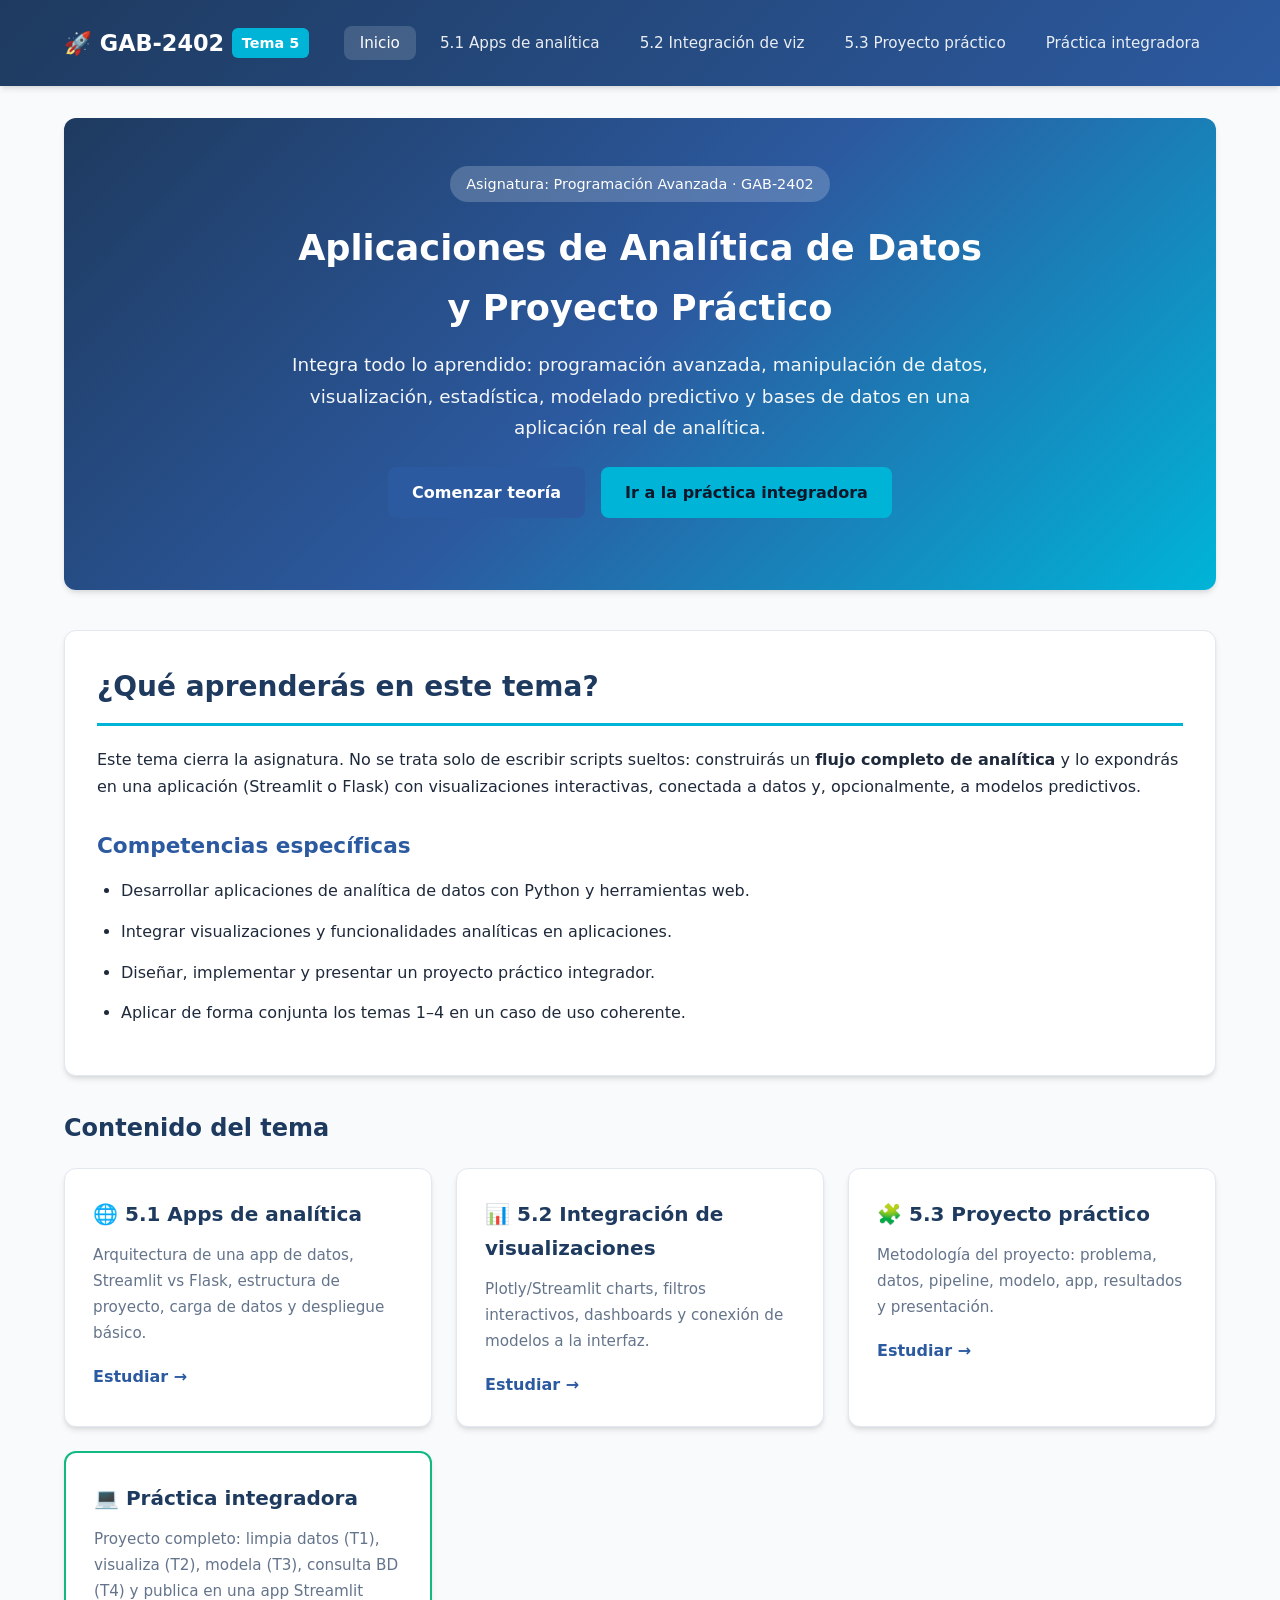
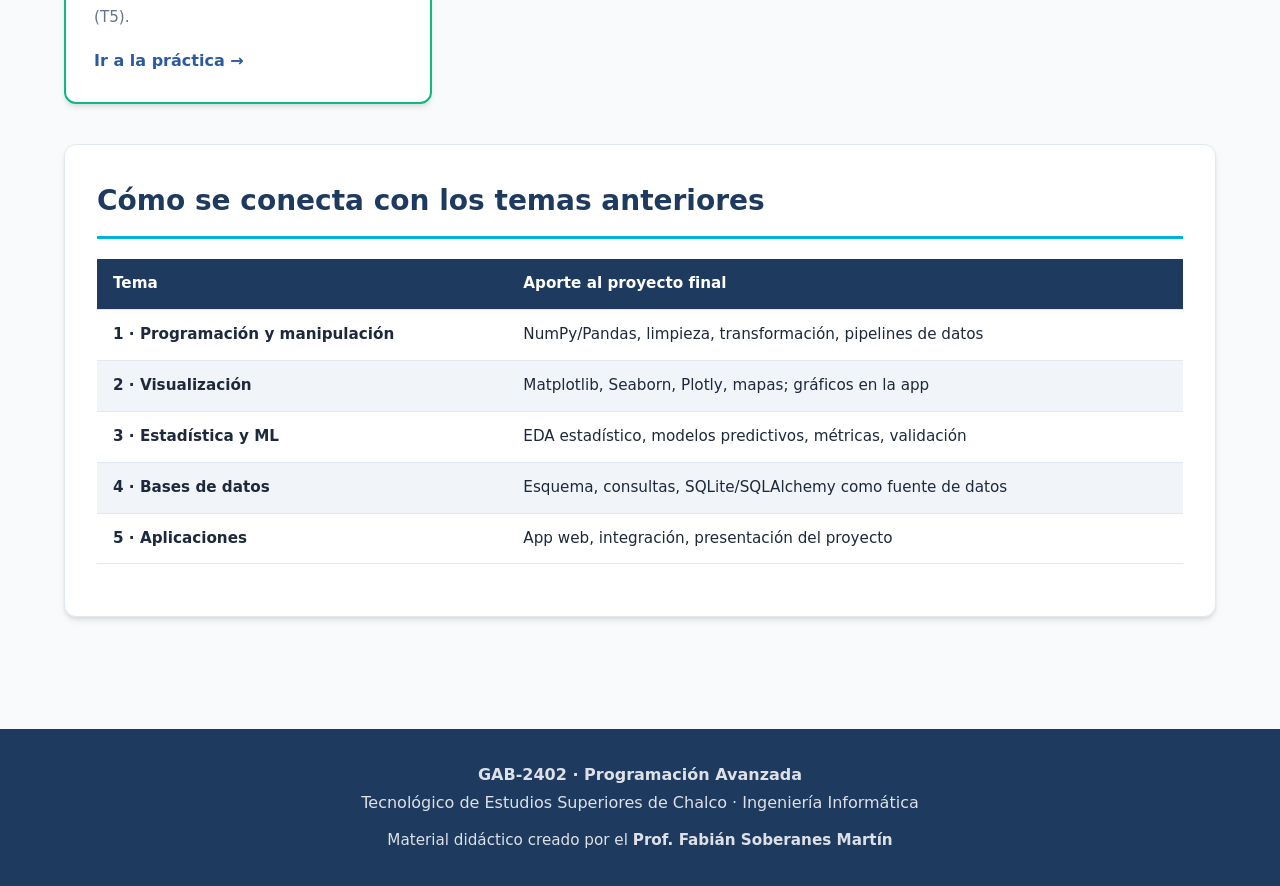
<file: index.html>
<!DOCTYPE html>
<html lang="es">
<head>
  <meta charset="UTF-8">
  <meta name="viewport" content="width=device-width, initial-scale=1.0">
  <title>Tema 5 · Aplicaciones de Analítica de Datos y Proyecto Práctico | GAB-2402</title>
  <link rel="stylesheet" href="css/styles.css">
</head>
<body>
  <header>
    <div class="header-container">
      <div class="logo">🚀 GAB-2402 <span>Tema 5</span></div>
      <nav>
        <ul>
          <li><a href="index.html" class="active">Inicio</a></li>
          <li><a href="01-apps-analitica.html">5.1 Apps de analítica</a></li>
          <li><a href="02-integracion-viz.html">5.2 Integración de viz</a></li>
          <li><a href="03-proyecto-practico.html">5.3 Proyecto práctico</a></li>
          <li><a href="practica.html">Práctica integradora</a></li>
        </ul>
      </nav>
    </div>
  </header>

  <main>
    <section class="hero">
      <div class="badge">Asignatura: Programación Avanzada · GAB-2402</div>
      <h1>Aplicaciones de Analítica de Datos<br>y Proyecto Práctico</h1>
      <p>
        Integra todo lo aprendido: programación avanzada, manipulación de datos,
        visualización, estadística, modelado predictivo y bases de datos en una
        aplicación real de analítica.
      </p>
      <div class="btn-group" style="justify-content: center;">
        <a href="01-apps-analitica.html" class="btn">Comenzar teoría</a>
        <a href="practica.html" class="btn btn-accent">Ir a la práctica integradora</a>
      </div>
    </section>

    <section class="section">
      <h2>¿Qué aprenderás en este tema?</h2>
      <p>
        Este tema cierra la asignatura. No se trata solo de escribir scripts sueltos:
        construirás un <strong>flujo completo de analítica</strong> y lo expondrás
        en una aplicación (Streamlit o Flask) con visualizaciones interactivas,
        conectada a datos y, opcionalmente, a modelos predictivos.
      </p>

      <h3>Competencias específicas</h3>
      <ul>
        <li>Desarrollar aplicaciones de analítica de datos con Python y herramientas web.</li>
        <li>Integrar visualizaciones y funcionalidades analíticas en aplicaciones.</li>
        <li>Diseñar, implementar y presentar un proyecto práctico integrador.</li>
        <li>Aplicar de forma conjunta los temas 1–4 en un caso de uso coherente.</li>
      </ul>
    </section>

    <h2 style="margin-bottom: 1.25rem; color: var(--primary);">Contenido del tema</h2>
    <div class="cards">
      <article class="card">
        <h3>🌐 5.1 Apps de analítica</h3>
        <p>
          Arquitectura de una app de datos, Streamlit vs Flask, estructura de
          proyecto, carga de datos y despliegue básico.
        </p>
        <a href="01-apps-analitica.html">Estudiar →</a>
      </article>
      <article class="card">
        <h3>📊 5.2 Integración de visualizaciones</h3>
        <p>
          Plotly/Streamlit charts, filtros interactivos, dashboards y
          conexión de modelos a la interfaz.
        </p>
        <a href="02-integracion-viz.html">Estudiar →</a>
      </article>
      <article class="card">
        <h3>🧩 5.3 Proyecto práctico</h3>
        <p>
          Metodología del proyecto: problema, datos, pipeline, modelo,
          app, resultados y presentación.
        </p>
        <a href="03-proyecto-practico.html">Estudiar →</a>
      </article>
      <article class="card" style="border: 2px solid #10b981;">
        <h3>💻 Práctica integradora</h3>
        <p>
          Proyecto completo: limpia datos (T1), visualiza (T2), modela (T3),
          consulta BD (T4) y publica en una app Streamlit (T5).
        </p>
        <a href="practica.html">Ir a la práctica →</a>
      </article>
    </div>

    <section class="section">
      <h2>Cómo se conecta con los temas anteriores</h2>
      <table>
        <thead>
          <tr>
            <th>Tema</th>
            <th>Aporte al proyecto final</th>
          </tr>
        </thead>
        <tbody>
          <tr>
            <td><strong>1 · Programación y manipulación</strong></td>
            <td>NumPy/Pandas, limpieza, transformación, pipelines de datos</td>
          </tr>
          <tr>
            <td><strong>2 · Visualización</strong></td>
            <td>Matplotlib, Seaborn, Plotly, mapas; gráficos en la app</td>
          </tr>
          <tr>
            <td><strong>3 · Estadística y ML</strong></td>
            <td>EDA estadístico, modelos predictivos, métricas, validación</td>
          </tr>
          <tr>
            <td><strong>4 · Bases de datos</strong></td>
            <td>Esquema, consultas, SQLite/SQLAlchemy como fuente de datos</td>
          </tr>
          <tr>
            <td><strong>5 · Aplicaciones</strong></td>
            <td>App web, integración, presentación del proyecto</td>
          </tr>
        </tbody>
      </table>
    </section>
  </main>

  <footer>
    <p>
      <strong>GAB-2402 · Programación Avanzada</strong><br>
      Tecnológico de Estudios Superiores de Chalco · Ingeniería Informática
    </p>
    <p style="margin-top: 0.75rem; font-size: 0.95rem;">
      Material didáctico creado por el <strong>Prof. Fabián Soberanes Martín</strong>
    </p>
  </footer>
</body>
</html>
</file>
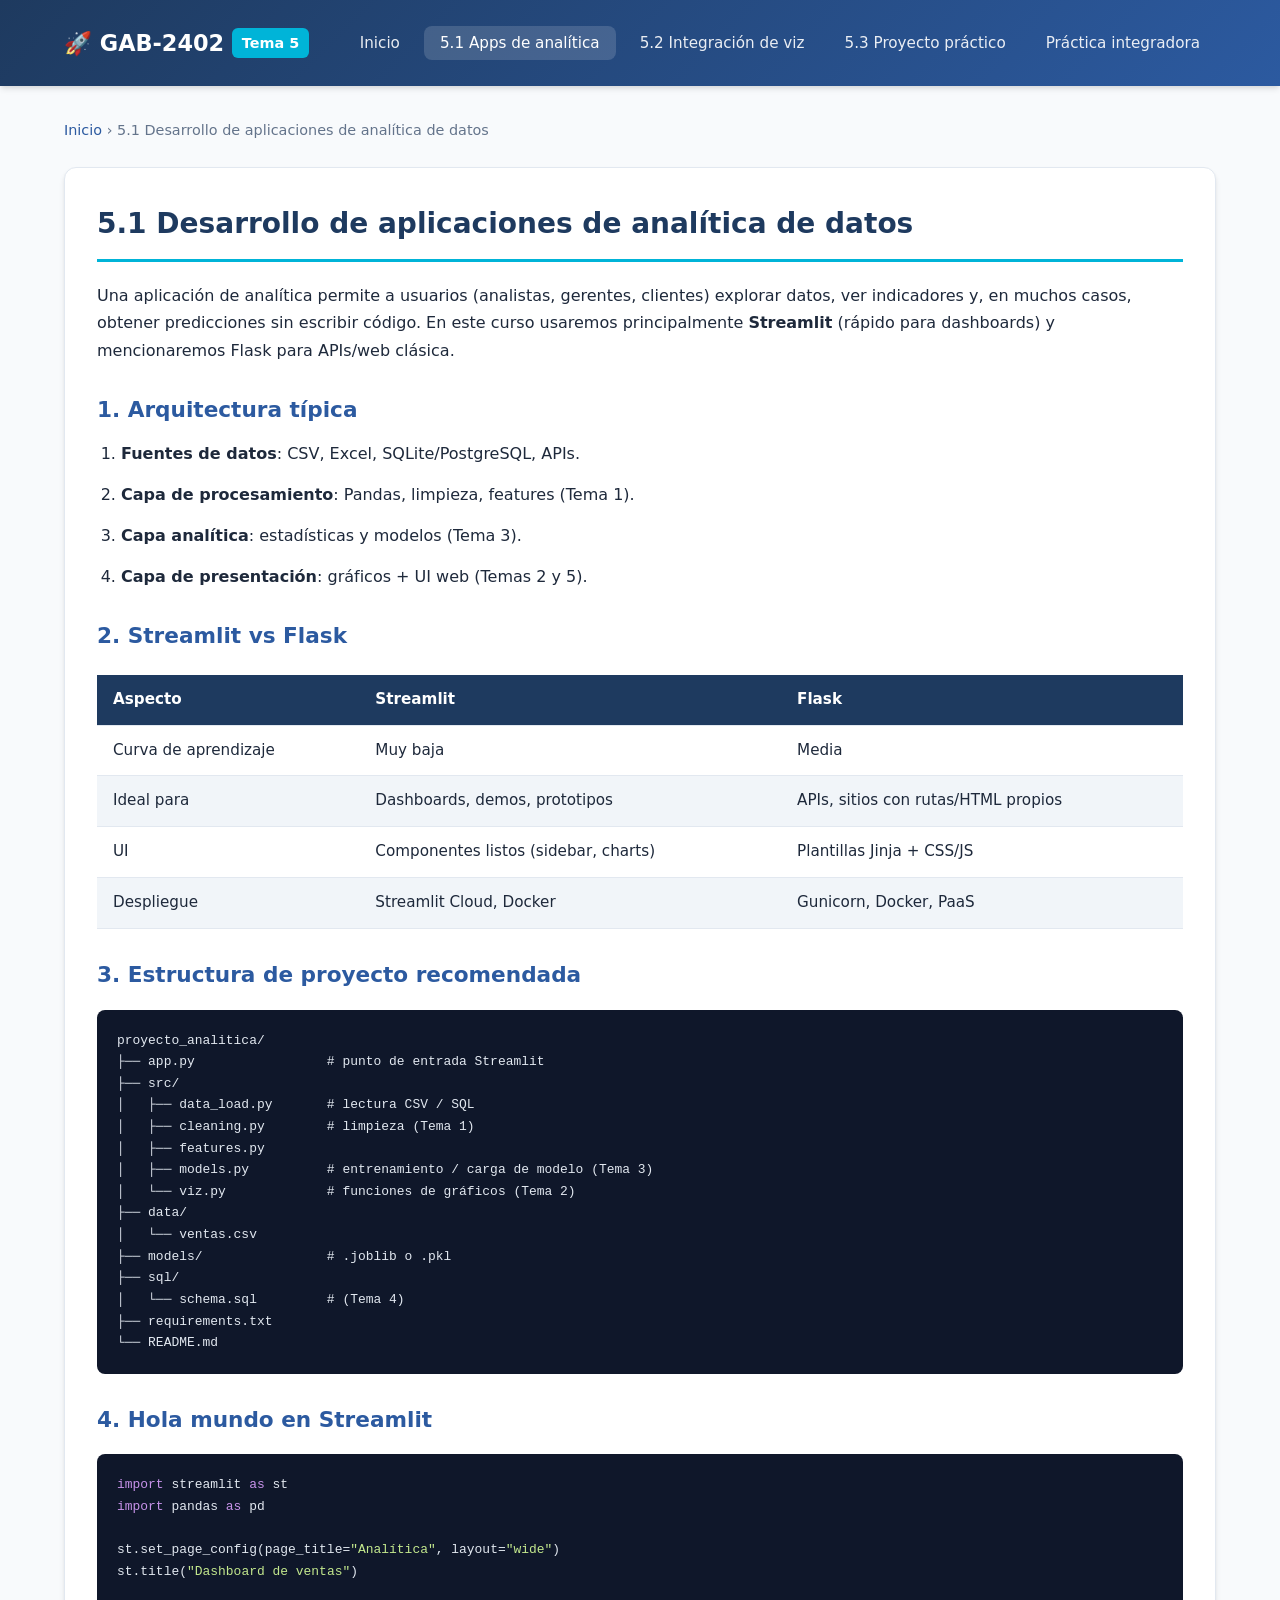
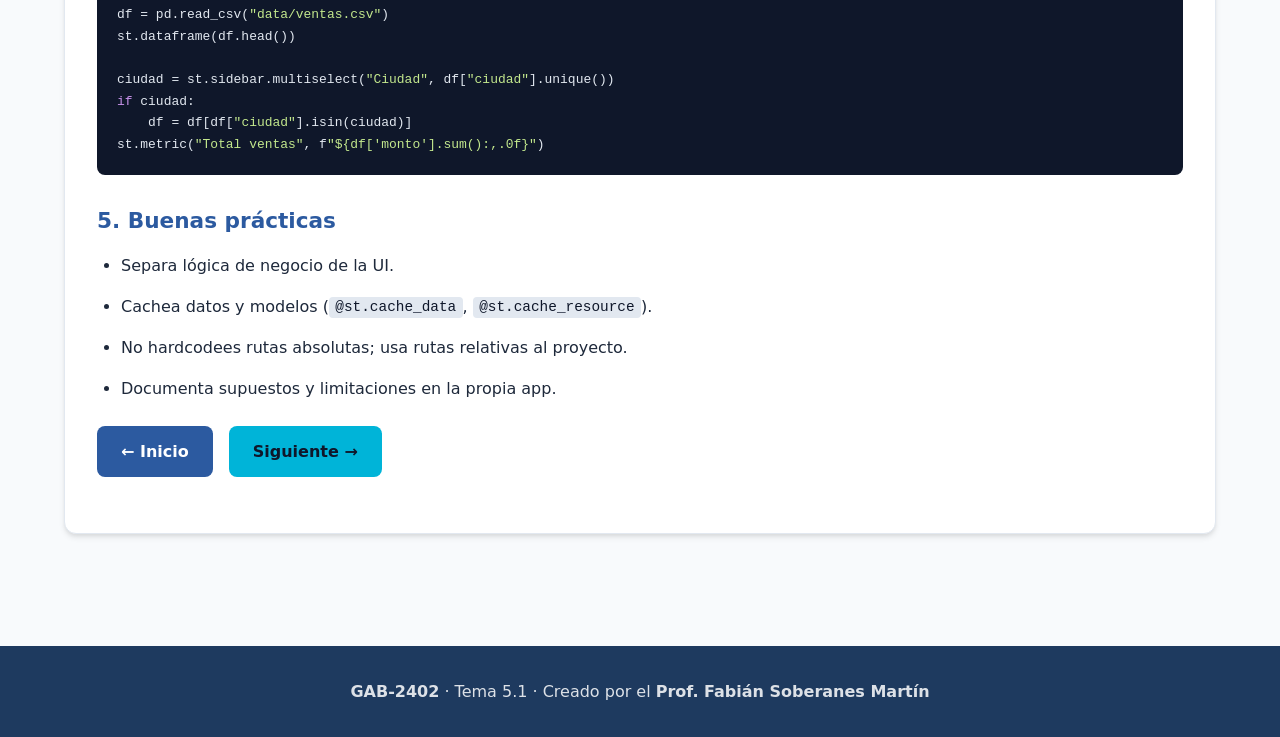
<file: 01-apps-analitica.html>
<!DOCTYPE html>
<html lang="es">
<head>
  <meta charset="UTF-8">
  <meta name="viewport" content="width=device-width, initial-scale=1.0">
  <title>5.1 Desarrollo de aplicaciones de analítica | Tema 5</title>
  <link rel="stylesheet" href="css/styles.css">
</head>
<body>
  <header>
    <div class="header-container">
      <div class="logo">🚀 GAB-2402 <span>Tema 5</span></div>
      <nav>
        <ul>
          <li><a href="index.html">Inicio</a></li>
          <li><a href="01-apps-analitica.html" class="active">5.1 Apps de analítica</a></li>
          <li><a href="02-integracion-viz.html">5.2 Integración de viz</a></li>
          <li><a href="03-proyecto-practico.html">5.3 Proyecto práctico</a></li>
          <li><a href="practica.html">Práctica integradora</a></li>
        </ul>
      </nav>
    </div>
  </header>
  <main>
    <div class="breadcrumb"><a href="index.html">Inicio</a> › 5.1 Desarrollo de aplicaciones de analítica de datos</div>
    <section class="section">
      <h2>5.1 Desarrollo de aplicaciones de analítica de datos</h2>
      <p>
        Una aplicación de analítica permite a usuarios (analistas, gerentes, clientes)
        explorar datos, ver indicadores y, en muchos casos, obtener predicciones sin
        escribir código. En este curso usaremos principalmente <strong>Streamlit</strong>
        (rápido para dashboards) y mencionaremos Flask para APIs/web clásica.
      </p>

      <h3>1. Arquitectura típica</h3>
      <ol>
        <li><strong>Fuentes de datos</strong>: CSV, Excel, SQLite/PostgreSQL, APIs.</li>
        <li><strong>Capa de procesamiento</strong>: Pandas, limpieza, features (Tema 1).</li>
        <li><strong>Capa analítica</strong>: estadísticas y modelos (Tema 3).</li>
        <li><strong>Capa de presentación</strong>: gráficos + UI web (Temas 2 y 5).</li>
      </ol>

      <h3>2. Streamlit vs Flask</h3>
      <table>
        <thead>
          <tr><th>Aspecto</th><th>Streamlit</th><th>Flask</th></tr>
        </thead>
        <tbody>
          <tr><td>Curva de aprendizaje</td><td>Muy baja</td><td>Media</td></tr>
          <tr><td>Ideal para</td><td>Dashboards, demos, prototipos</td><td>APIs, sitios con rutas/HTML propios</td></tr>
          <tr><td>UI</td><td>Componentes listos (sidebar, charts)</td><td>Plantillas Jinja + CSS/JS</td></tr>
          <tr><td>Despliegue</td><td>Streamlit Cloud, Docker</td><td>Gunicorn, Docker, PaaS</td></tr>
        </tbody>
      </table>

      <h3>3. Estructura de proyecto recomendada</h3>
<pre><code>proyecto_analitica/
├── app.py                 # punto de entrada Streamlit
├── src/
│   ├── data_load.py       # lectura CSV / SQL
│   ├── cleaning.py        # limpieza (Tema 1)
│   ├── features.py
│   ├── models.py          # entrenamiento / carga de modelo (Tema 3)
│   └── viz.py             # funciones de gráficos (Tema 2)
├── data/
│   └── ventas.csv
├── models/                # .joblib o .pkl
├── sql/
│   └── schema.sql         # (Tema 4)
├── requirements.txt
└── README.md
</code></pre>

      <h3>4. Hola mundo en Streamlit</h3>
<pre><code><span class="kw">import</span> streamlit <span class="kw">as</span> st
<span class="kw">import</span> pandas <span class="kw">as</span> pd

st.set_page_config(page_title=<span class="str">"Analítica"</span>, layout=<span class="str">"wide"</span>)
st.title(<span class="str">"Dashboard de ventas"</span>)

df = pd.read_csv(<span class="str">"data/ventas.csv"</span>)
st.dataframe(df.head())

ciudad = st.sidebar.multiselect(<span class="str">"Ciudad"</span>, df[<span class="str">"ciudad"</span>].unique())
<span class="kw">if</span> ciudad:
    df = df[df[<span class="str">"ciudad"</span>].isin(ciudad)]
st.metric(<span class="str">"Total ventas"</span>, f<span class="str">"${df['monto'].sum():,.0f}"</span>)
</code></pre>

      <h3>5. Buenas prácticas</h3>
      <ul>
        <li>Separa lógica de negocio de la UI.</li>
        <li>Cachea datos y modelos (<code>@st.cache_data</code>, <code>@st.cache_resource</code>).</li>
        <li>No hardcodees rutas absolutas; usa rutas relativas al proyecto.</li>
        <li>Documenta supuestos y limitaciones en la propia app.</li>
      </ul>

      <div class="btn-group">
        <a href="index.html" class="btn">← Inicio</a>
        <a href="02-integracion-viz.html" class="btn btn-accent">Siguiente →</a>
      </div>
    </section>
  </main>
  <footer>
    <p><strong>GAB-2402</strong> · Tema 5.1 · Creado por el <strong>Prof. Fabián Soberanes Martín</strong></p>
  </footer>
</body>
</html>
</file>
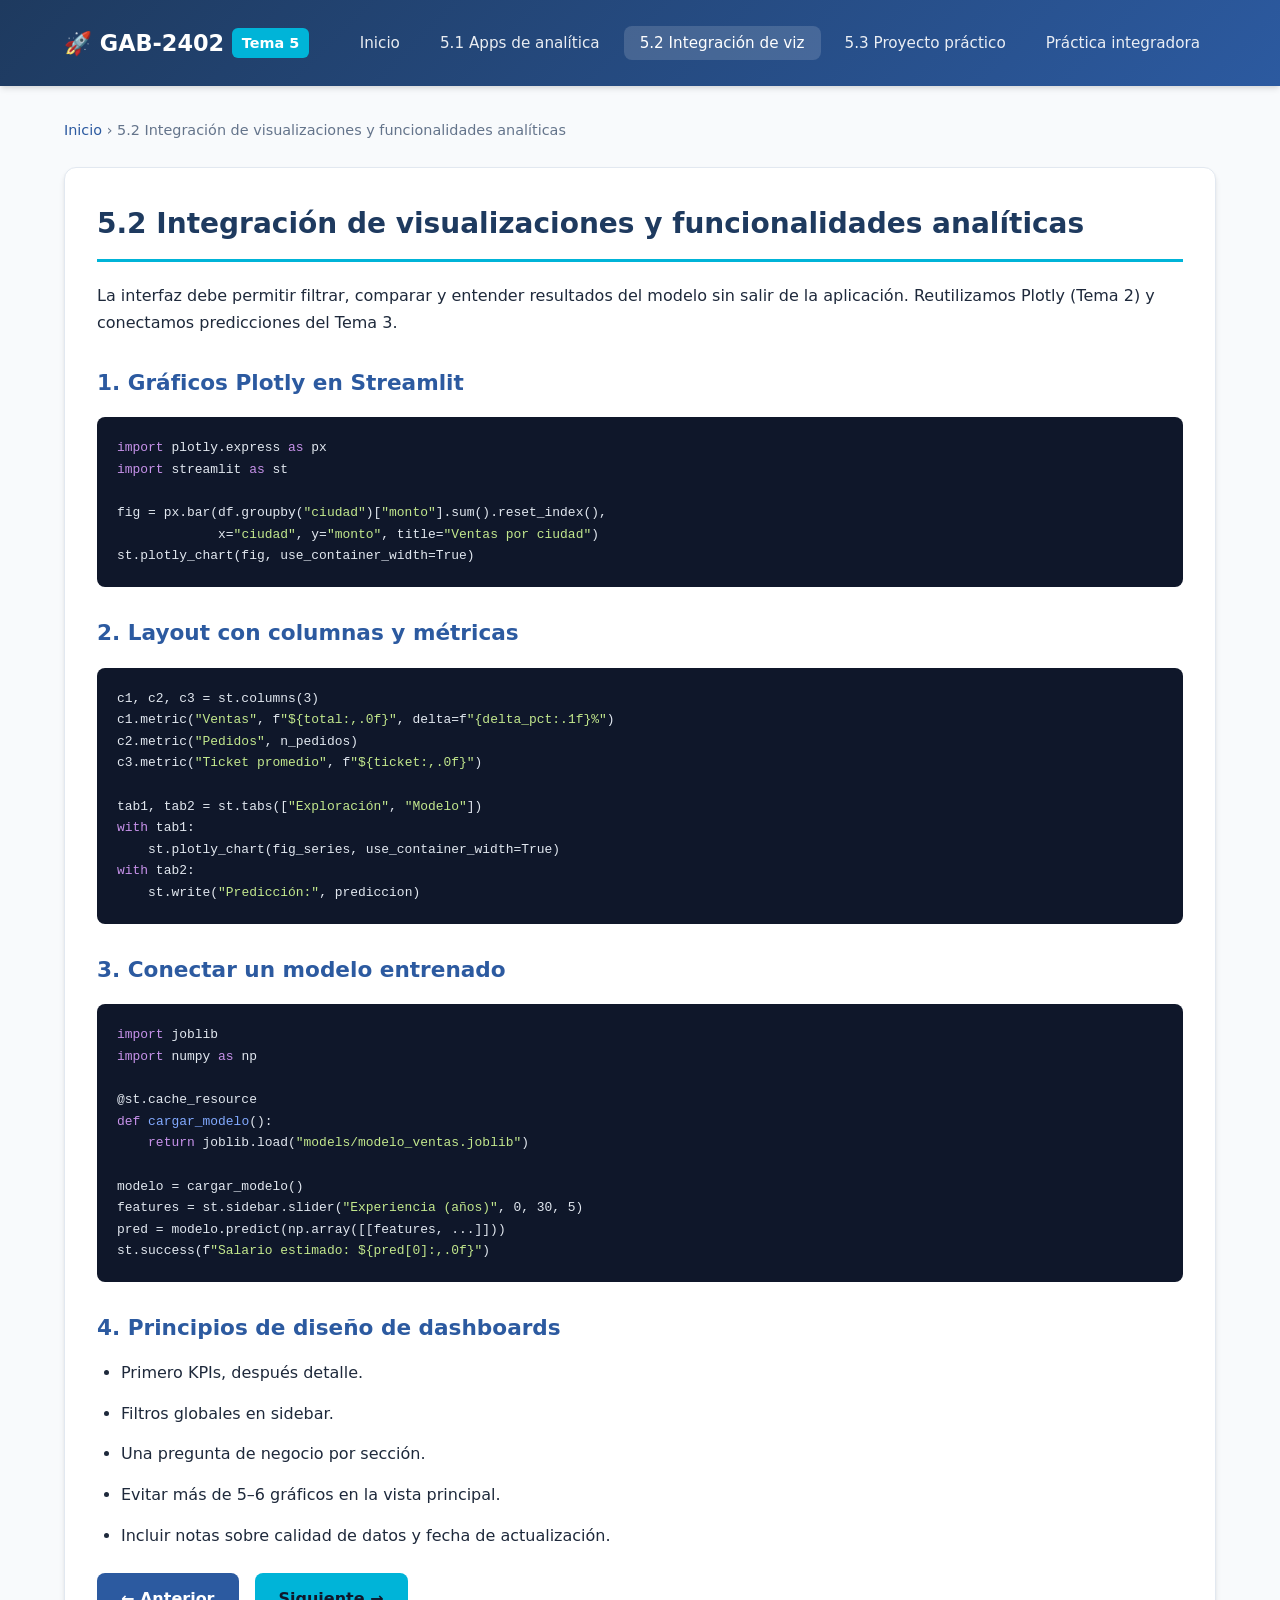
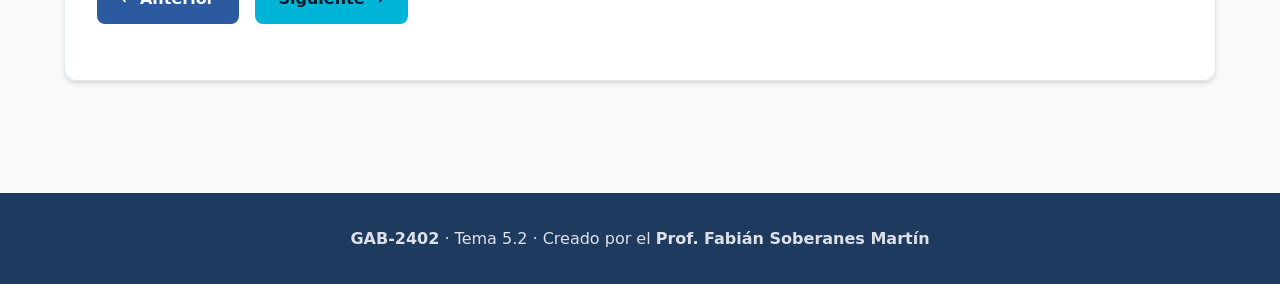
<file: 02-integracion-viz.html>
<!DOCTYPE html>
<html lang="es">
<head>
  <meta charset="UTF-8">
  <meta name="viewport" content="width=device-width, initial-scale=1.0">
  <title>5.2 Integración de visualizaciones | Tema 5</title>
  <link rel="stylesheet" href="css/styles.css">
</head>
<body>
  <header>
    <div class="header-container">
      <div class="logo">🚀 GAB-2402 <span>Tema 5</span></div>
      <nav>
        <ul>
          <li><a href="index.html">Inicio</a></li>
          <li><a href="01-apps-analitica.html">5.1 Apps de analítica</a></li>
          <li><a href="02-integracion-viz.html" class="active">5.2 Integración de viz</a></li>
          <li><a href="03-proyecto-practico.html">5.3 Proyecto práctico</a></li>
          <li><a href="practica.html">Práctica integradora</a></li>
        </ul>
      </nav>
    </div>
  </header>
  <main>
    <div class="breadcrumb"><a href="index.html">Inicio</a> › 5.2 Integración de visualizaciones y funcionalidades analíticas</div>
    <section class="section">
      <h2>5.2 Integración de visualizaciones y funcionalidades analíticas</h2>
      <p>
        La interfaz debe permitir filtrar, comparar y entender resultados del modelo
        sin salir de la aplicación. Reutilizamos Plotly (Tema 2) y conectamos
        predicciones del Tema 3.
      </p>

      <h3>1. Gráficos Plotly en Streamlit</h3>
<pre><code><span class="kw">import</span> plotly.express <span class="kw">as</span> px
<span class="kw">import</span> streamlit <span class="kw">as</span> st

fig = px.bar(df.groupby(<span class="str">"ciudad"</span>)[<span class="str">"monto"</span>].sum().reset_index(),
             x=<span class="str">"ciudad"</span>, y=<span class="str">"monto"</span>, title=<span class="str">"Ventas por ciudad"</span>)
st.plotly_chart(fig, use_container_width=True)
</code></pre>

      <h3>2. Layout con columnas y métricas</h3>
<pre><code>c1, c2, c3 = st.columns(3)
c1.metric(<span class="str">"Ventas"</span>, f<span class="str">"${total:,.0f}"</span>, delta=f<span class="str">"{delta_pct:.1f}%"</span>)
c2.metric(<span class="str">"Pedidos"</span>, n_pedidos)
c3.metric(<span class="str">"Ticket promedio"</span>, f<span class="str">"${ticket:,.0f}"</span>)

tab1, tab2 = st.tabs([<span class="str">"Exploración"</span>, <span class="str">"Modelo"</span>])
<span class="kw">with</span> tab1:
    st.plotly_chart(fig_series, use_container_width=True)
<span class="kw">with</span> tab2:
    st.write(<span class="str">"Predicción:"</span>, prediccion)
</code></pre>

      <h3>3. Conectar un modelo entrenado</h3>
<pre><code><span class="kw">import</span> joblib
<span class="kw">import</span> numpy <span class="kw">as</span> np

@st.cache_resource
<span class="kw">def</span> <span class="fn">cargar_modelo</span>():
    <span class="kw">return</span> joblib.load(<span class="str">"models/modelo_ventas.joblib"</span>)

modelo = cargar_modelo()
features = st.sidebar.slider(<span class="str">"Experiencia (años)"</span>, 0, 30, 5)
pred = modelo.predict(np.array([[features, ...]]))
st.success(f<span class="str">"Salario estimado: ${pred[0]:,.0f}"</span>)
</code></pre>

      <h3>4. Principios de diseño de dashboards</h3>
      <ul>
        <li>Primero KPIs, después detalle.</li>
        <li>Filtros globales en sidebar.</li>
        <li>Una pregunta de negocio por sección.</li>
        <li>Evitar más de 5–6 gráficos en la vista principal.</li>
        <li>Incluir notas sobre calidad de datos y fecha de actualización.</li>
      </ul>

      <div class="btn-group">
        <a href="01-apps-analitica.html" class="btn">← Anterior</a>
        <a href="03-proyecto-practico.html" class="btn btn-accent">Siguiente →</a>
      </div>
    </section>
  </main>
  <footer>
    <p><strong>GAB-2402</strong> · Tema 5.2 · Creado por el <strong>Prof. Fabián Soberanes Martín</strong></p>
  </footer>
</body>
</html>
</file>
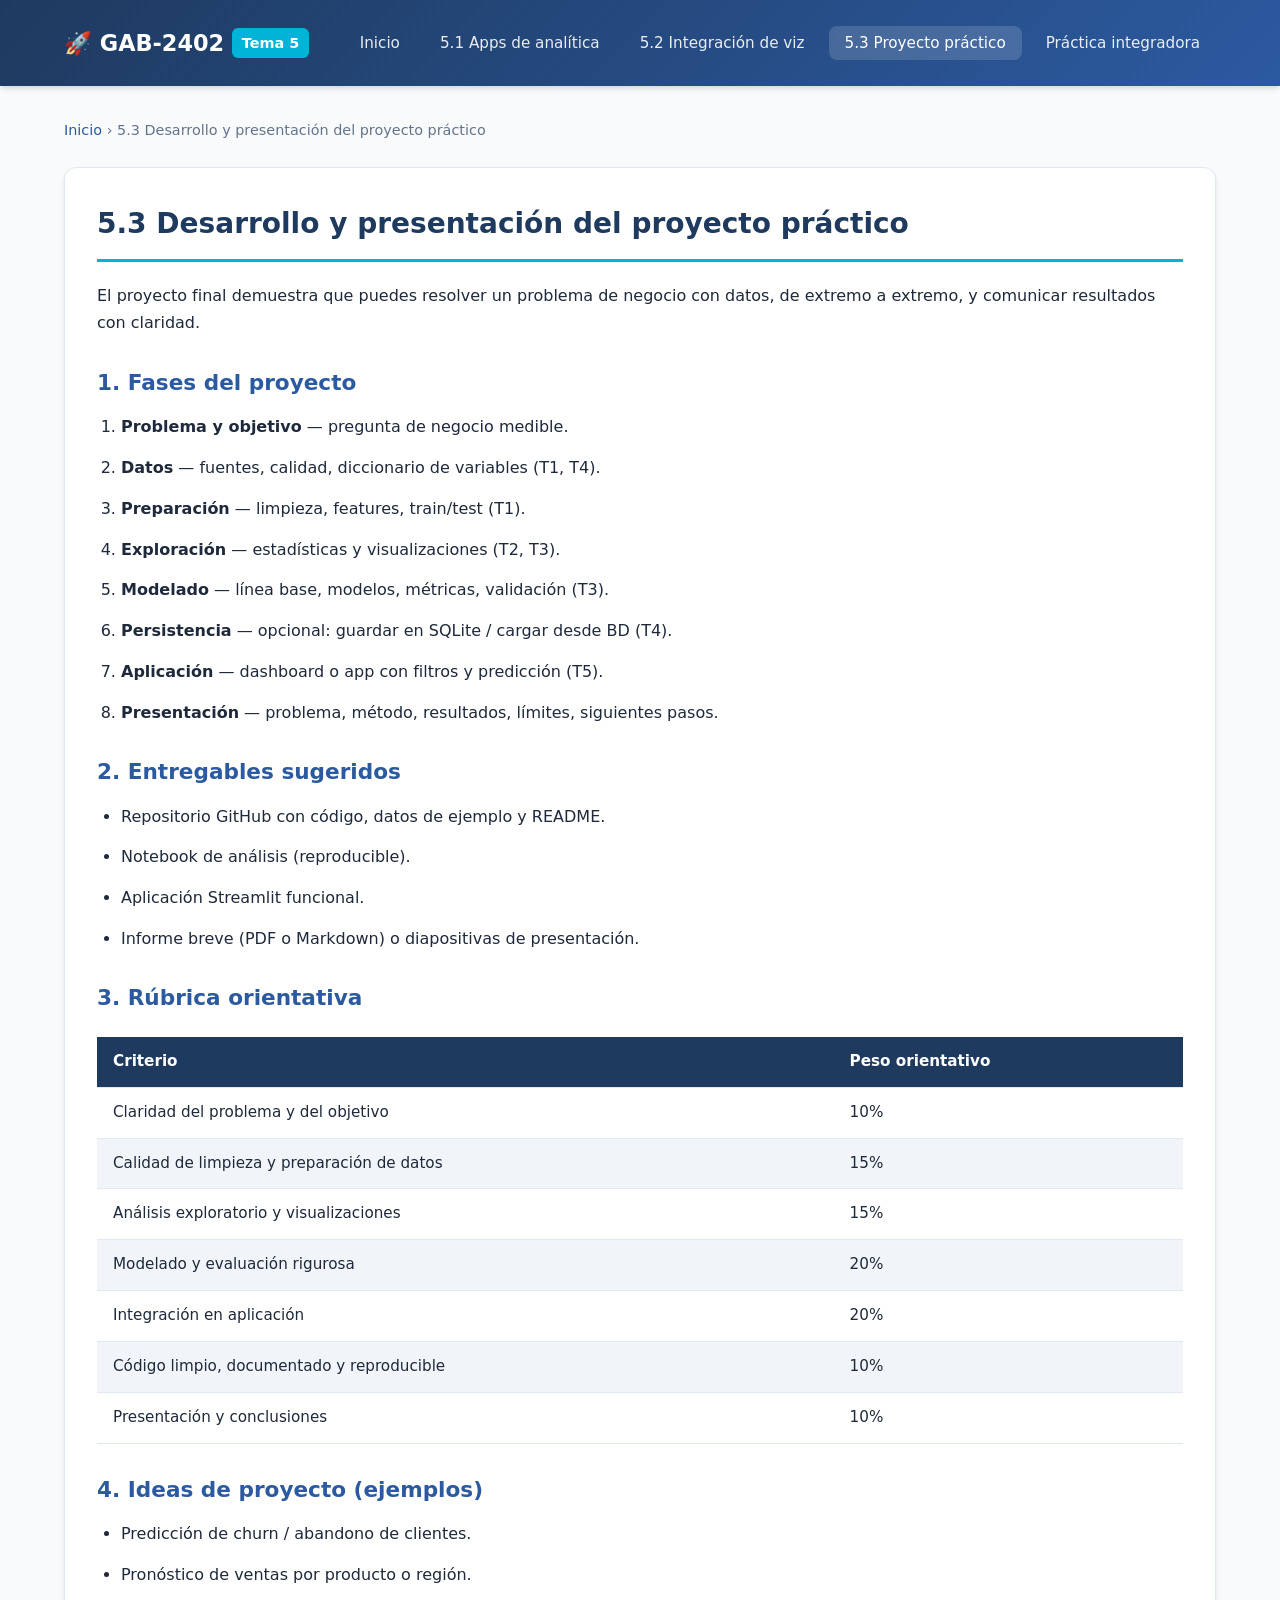
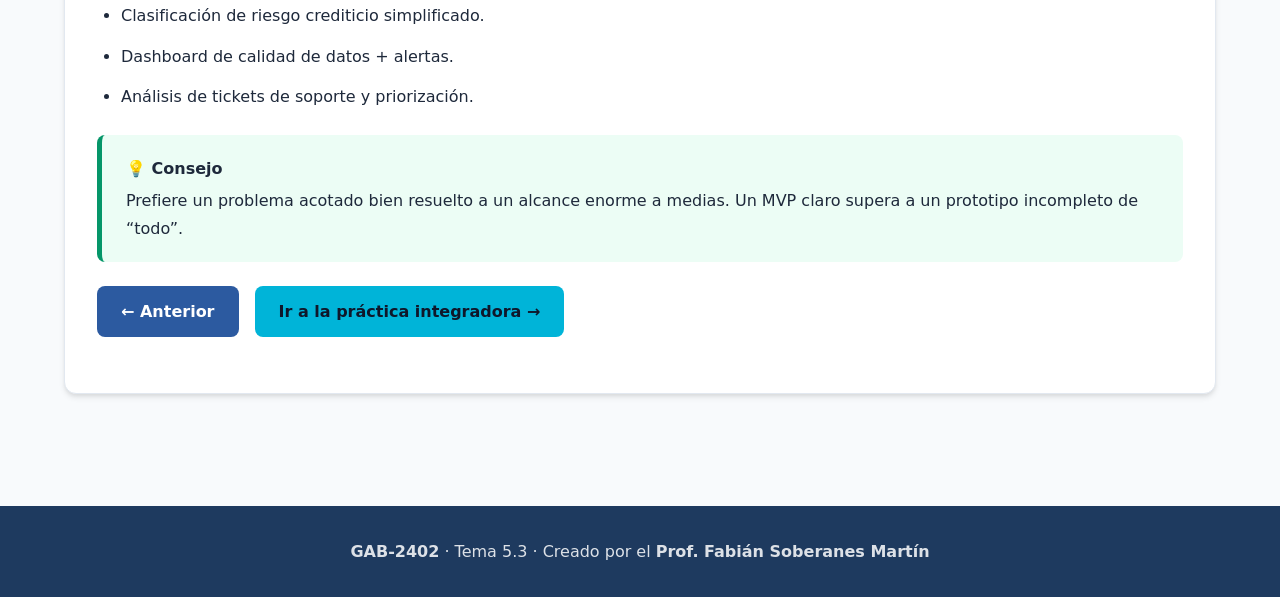
<file: 03-proyecto-practico.html>
<!DOCTYPE html>
<html lang="es">
<head>
  <meta charset="UTF-8">
  <meta name="viewport" content="width=device-width, initial-scale=1.0">
  <title>5.3 Proyecto práctico integrador | Tema 5</title>
  <link rel="stylesheet" href="css/styles.css">
</head>
<body>
  <header>
    <div class="header-container">
      <div class="logo">🚀 GAB-2402 <span>Tema 5</span></div>
      <nav>
        <ul>
          <li><a href="index.html">Inicio</a></li>
          <li><a href="01-apps-analitica.html">5.1 Apps de analítica</a></li>
          <li><a href="02-integracion-viz.html">5.2 Integración de viz</a></li>
          <li><a href="03-proyecto-practico.html" class="active">5.3 Proyecto práctico</a></li>
          <li><a href="practica.html">Práctica integradora</a></li>
        </ul>
      </nav>
    </div>
  </header>
  <main>
    <div class="breadcrumb"><a href="index.html">Inicio</a> › 5.3 Desarrollo y presentación del proyecto práctico</div>
    <section class="section">
      <h2>5.3 Desarrollo y presentación del proyecto práctico</h2>
      <p>
        El proyecto final demuestra que puedes resolver un problema de negocio con
        datos, de extremo a extremo, y comunicar resultados con claridad.
      </p>

      <h3>1. Fases del proyecto</h3>
      <ol>
        <li><strong>Problema y objetivo</strong> — pregunta de negocio medible.</li>
        <li><strong>Datos</strong> — fuentes, calidad, diccionario de variables (T1, T4).</li>
        <li><strong>Preparación</strong> — limpieza, features, train/test (T1).</li>
        <li><strong>Exploración</strong> — estadísticas y visualizaciones (T2, T3).</li>
        <li><strong>Modelado</strong> — línea base, modelos, métricas, validación (T3).</li>
        <li><strong>Persistencia</strong> — opcional: guardar en SQLite / cargar desde BD (T4).</li>
        <li><strong>Aplicación</strong> — dashboard o app con filtros y predicción (T5).</li>
        <li><strong>Presentación</strong> — problema, método, resultados, límites, siguientes pasos.</li>
      </ol>

      <h3>2. Entregables sugeridos</h3>
      <ul>
        <li>Repositorio GitHub con código, datos de ejemplo y README.</li>
        <li>Notebook de análisis (reproducible).</li>
        <li>Aplicación Streamlit funcional.</li>
        <li>Informe breve (PDF o Markdown) o diapositivas de presentación.</li>
      </ul>

      <h3>3. Rúbrica orientativa</h3>
      <table>
        <thead>
          <tr><th>Criterio</th><th>Peso orientativo</th></tr>
        </thead>
        <tbody>
          <tr><td>Claridad del problema y del objetivo</td><td>10%</td></tr>
          <tr><td>Calidad de limpieza y preparación de datos</td><td>15%</td></tr>
          <tr><td>Análisis exploratorio y visualizaciones</td><td>15%</td></tr>
          <tr><td>Modelado y evaluación rigurosa</td><td>20%</td></tr>
          <tr><td>Integración en aplicación</td><td>20%</td></tr>
          <tr><td>Código limpio, documentado y reproducible</td><td>10%</td></tr>
          <tr><td>Presentación y conclusiones</td><td>10%</td></tr>
        </tbody>
      </table>

      <h3>4. Ideas de proyecto (ejemplos)</h3>
      <ul>
        <li>Predicción de churn / abandono de clientes.</li>
        <li>Pronóstico de ventas por producto o región.</li>
        <li>Clasificación de riesgo crediticio simplificado.</li>
        <li>Dashboard de calidad de datos + alertas.</li>
        <li>Análisis de tickets de soporte y priorización.</li>
      </ul>

      <div class="callout tip">
        <strong>💡 Consejo</strong>
        Prefiere un problema acotado bien resuelto a un alcance enorme a medias.
        Un MVP claro supera a un prototipo incompleto de “todo”.
      </div>

      <div class="btn-group">
        <a href="02-integracion-viz.html" class="btn">← Anterior</a>
        <a href="practica.html" class="btn btn-accent">Ir a la práctica integradora →</a>
      </div>
    </section>
  </main>
  <footer>
    <p><strong>GAB-2402</strong> · Tema 5.3 · Creado por el <strong>Prof. Fabián Soberanes Martín</strong></p>
  </footer>
</body>
</html>
</file>
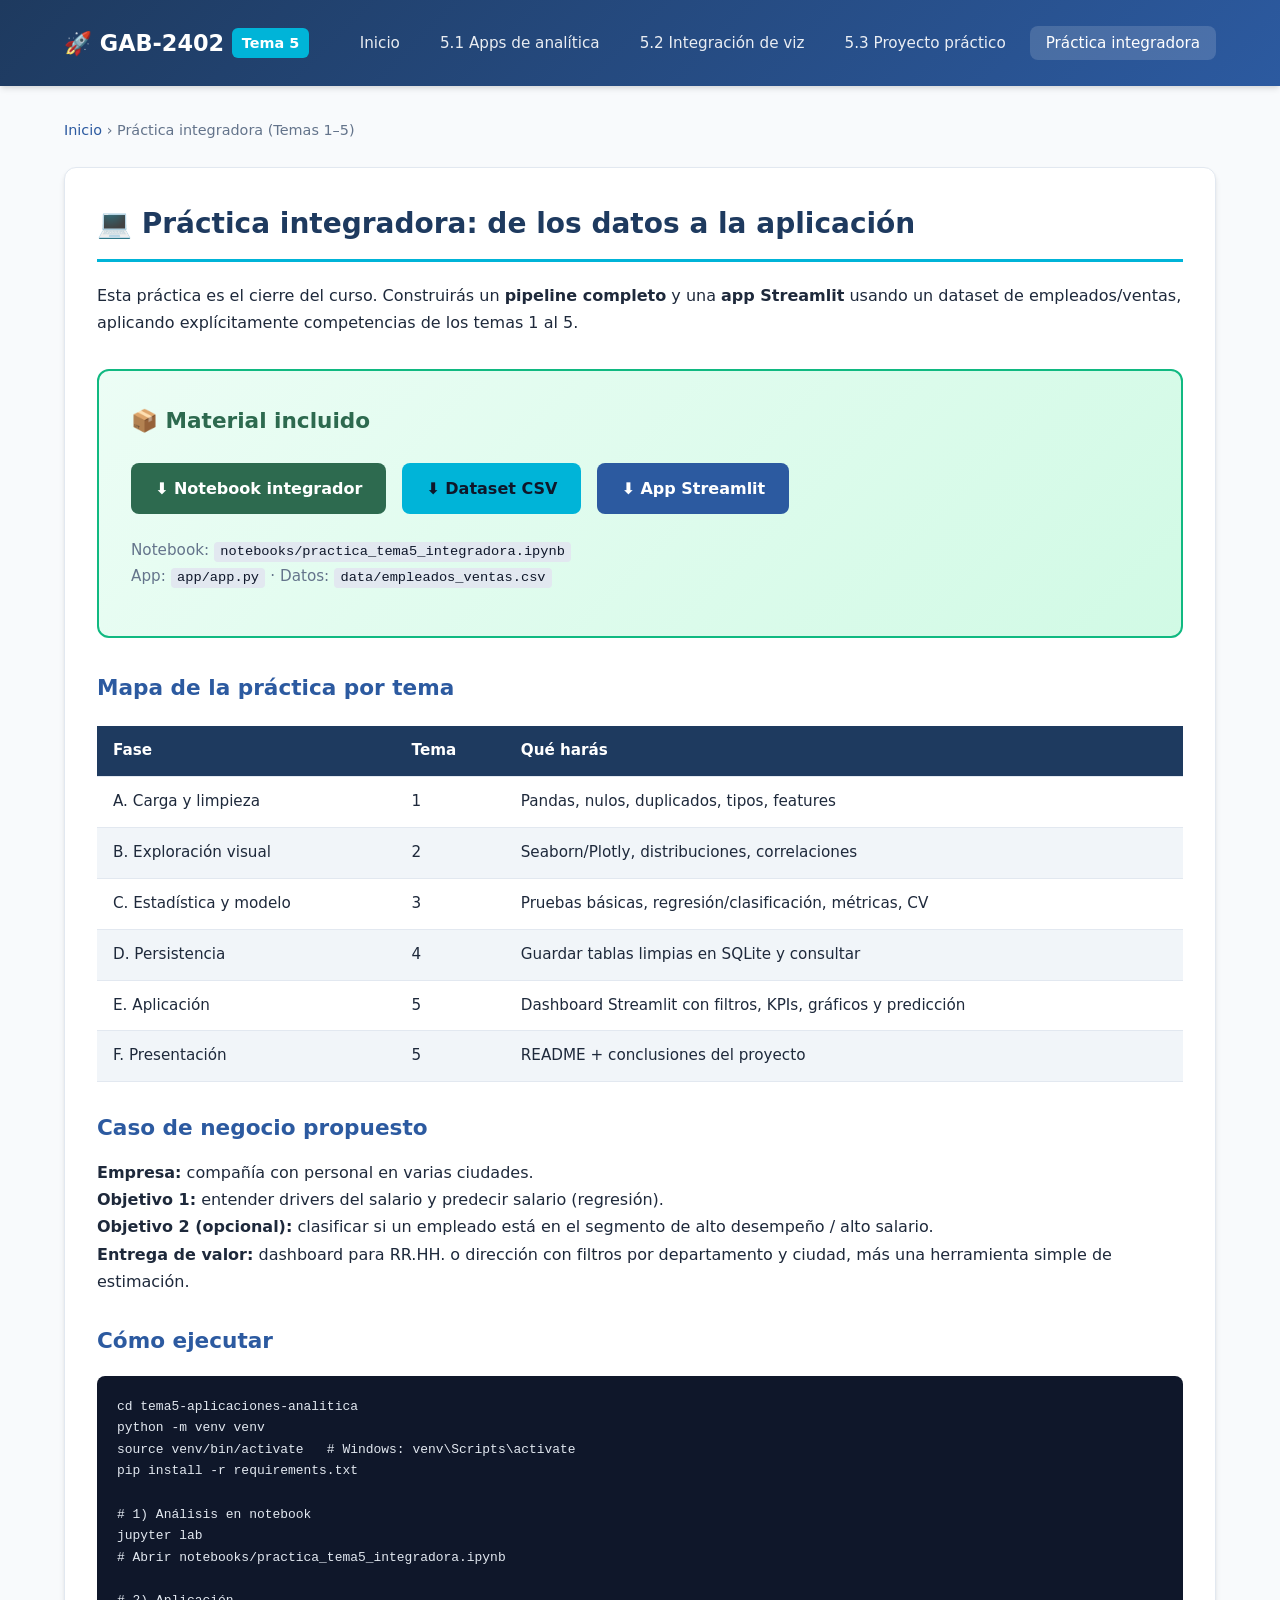
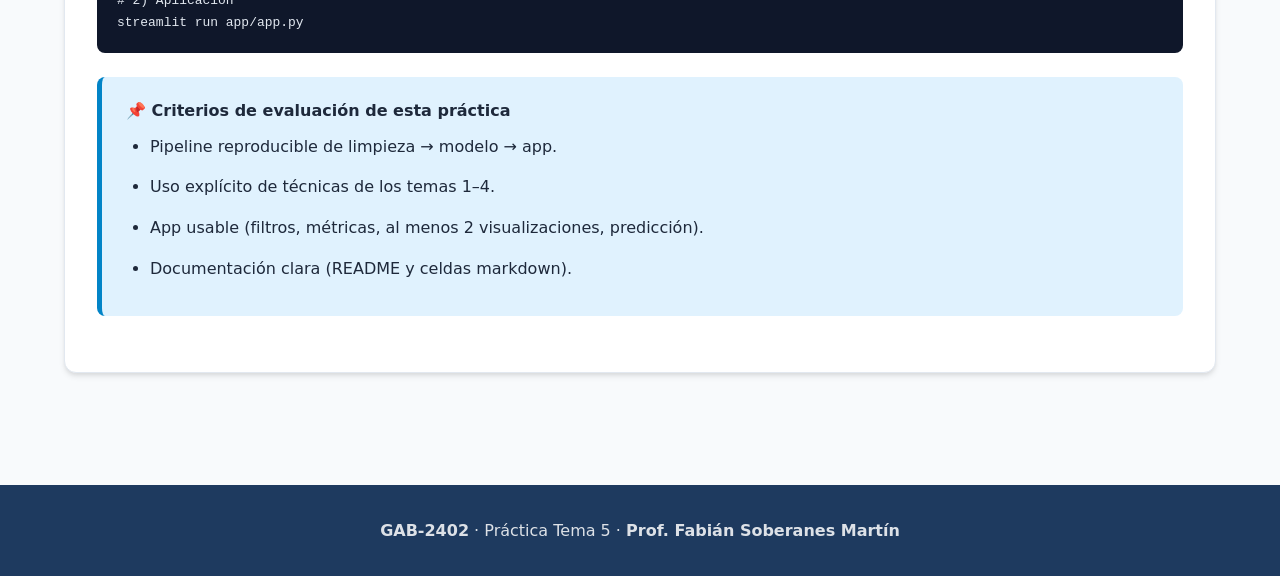
<file: practica.html>
<!DOCTYPE html>
<html lang="es">
<head>
  <meta charset="UTF-8">
  <meta name="viewport" content="width=device-width, initial-scale=1.0">
  <title>Práctica integradora · Tema 5 | GAB-2402</title>
  <link rel="stylesheet" href="css/styles.css">
</head>
<body>
  <header>
    <div class="header-container">
      <div class="logo">🚀 GAB-2402 <span>Tema 5</span></div>
      <nav>
        <ul>
          <li><a href="index.html">Inicio</a></li>
          <li><a href="01-apps-analitica.html">5.1 Apps de analítica</a></li>
          <li><a href="02-integracion-viz.html">5.2 Integración de viz</a></li>
          <li><a href="03-proyecto-practico.html">5.3 Proyecto práctico</a></li>
          <li><a href="practica.html" class="active">Práctica integradora</a></li>
        </ul>
      </nav>
    </div>
  </header>
  <main>
    <div class="breadcrumb"><a href="index.html">Inicio</a> › Práctica integradora (Temas 1–5)</div>
    <section class="section">
      <h2>💻 Práctica integradora: de los datos a la aplicación</h2>
      <p>
        Esta práctica es el cierre del curso. Construirás un <strong>pipeline completo</strong>
        y una <strong>app Streamlit</strong> usando un dataset de empleados/ventas,
        aplicando explícitamente competencias de los temas 1 al 5.
      </p>

      <div class="practica-box">
        <h3>📦 Material incluido</h3>
        <div class="btn-group">
          <a href="notebooks/practica_tema5_integradora.ipynb" class="btn btn-success" download>⬇️ Notebook integrador</a>
          <a href="data/empleados_ventas.csv" class="btn btn-accent" download>⬇️ Dataset CSV</a>
          <a href="app/app.py" class="btn" download>⬇️ App Streamlit</a>
        </div>
        <p style="margin-top: 1rem; font-size: 0.95rem; color: var(--text-light);">
          Notebook: <code>notebooks/practica_tema5_integradora.ipynb</code><br>
          App: <code>app/app.py</code> · Datos: <code>data/empleados_ventas.csv</code>
        </p>
      </div>

      <h3>Mapa de la práctica por tema</h3>
      <table>
        <thead>
          <tr><th>Fase</th><th>Tema</th><th>Qué harás</th></tr>
        </thead>
        <tbody>
          <tr><td>A. Carga y limpieza</td><td>1</td><td>Pandas, nulos, duplicados, tipos, features</td></tr>
          <tr><td>B. Exploración visual</td><td>2</td><td>Seaborn/Plotly, distribuciones, correlaciones</td></tr>
          <tr><td>C. Estadística y modelo</td><td>3</td><td>Pruebas básicas, regresión/clasificación, métricas, CV</td></tr>
          <tr><td>D. Persistencia</td><td>4</td><td>Guardar tablas limpias en SQLite y consultar</td></tr>
          <tr><td>E. Aplicación</td><td>5</td><td>Dashboard Streamlit con filtros, KPIs, gráficos y predicción</td></tr>
          <tr><td>F. Presentación</td><td>5</td><td>README + conclusiones del proyecto</td></tr>
        </tbody>
      </table>

      <h3>Caso de negocio propuesto</h3>
      <p>
        <strong>Empresa:</strong> compañía con personal en varias ciudades.<br>
        <strong>Objetivo 1:</strong> entender drivers del salario y predecir salario
        (regresión).<br>
        <strong>Objetivo 2 (opcional):</strong> clasificar si un empleado está en
        el segmento de alto desempeño / alto salario.<br>
        <strong>Entrega de valor:</strong> dashboard para RR.HH. o dirección con
        filtros por departamento y ciudad, más una herramienta simple de estimación.
      </p>

      <h3>Cómo ejecutar</h3>
<pre><code>cd tema5-aplicaciones-analitica
python -m venv venv
source venv/bin/activate   # Windows: venv\Scripts\activate
pip install -r requirements.txt

# 1) Análisis en notebook
jupyter lab
# Abrir notebooks/practica_tema5_integradora.ipynb

# 2) Aplicación
streamlit run app/app.py
</code></pre>

      <div class="callout info">
        <strong>📌 Criterios de evaluación de esta práctica</strong>
        <ul style="margin-top: 0.5rem; margin-bottom: 0;">
          <li>Pipeline reproducible de limpieza → modelo → app.</li>
          <li>Uso explícito de técnicas de los temas 1–4.</li>
          <li>App usable (filtros, métricas, al menos 2 visualizaciones, predicción).</li>
          <li>Documentación clara (README y celdas markdown).</li>
        </ul>
      </div>
    </section>
  </main>
  <footer>
    <p><strong>GAB-2402</strong> · Práctica Tema 5 · <strong>Prof. Fabián Soberanes Martín</strong></p>
  </footer>
</body>
</html>
</file>
<file: css/styles.css>
/* Estilos modernos para el sitio del Tema 1 - Programación Avanzada */
:root {
  --primary: #1e3a5f;
  --secondary: #2c5aa0;
  --accent: #00b4d8;
  --success: #2d6a4f;
  --bg: #f8fafc;
  --card-bg: #ffffff;
  --text: #1e293b;
  --text-light: #64748b;
  --border: #e2e8f0;
  --code-bg: #0f172a;
  --shadow: 0 4px 6px -1px rgba(0, 0, 0, 0.1), 0 2px 4px -1px rgba(0, 0, 0, 0.06);
  --radius: 12px;
}

* {
  margin: 0;
  padding: 0;
  box-sizing: border-box;
}

body {
  font-family: 'Segoe UI', system-ui, -apple-system, sans-serif;
  background: var(--bg);
  color: var(--text);
  line-height: 1.7;
  min-height: 100vh;
}

/* Header */
header {
  background: linear-gradient(135deg, var(--primary) 0%, var(--secondary) 100%);
  color: white;
  padding: 1.5rem 0;
  box-shadow: var(--shadow);
  position: sticky;
  top: 0;
  z-index: 100;
}

.header-container {
  max-width: 1200px;
  margin: 0 auto;
  padding: 0 1.5rem;
  display: flex;
  justify-content: space-between;
  align-items: center;
  flex-wrap: wrap;
  gap: 1rem;
}

.logo {
  font-size: 1.4rem;
  font-weight: 700;
  display: flex;
  align-items: center;
  gap: 0.5rem;
}

.logo span {
  background: var(--accent);
  padding: 0.2rem 0.6rem;
  border-radius: 6px;
  font-size: 0.9rem;
}

nav ul {
  list-style: none;
  display: flex;
  gap: 0.5rem;
  flex-wrap: wrap;
}

nav a {
  color: rgba(255,255,255,0.9);
  text-decoration: none;
  padding: 0.5rem 1rem;
  border-radius: 8px;
  transition: all 0.2s;
  font-weight: 500;
  font-size: 0.95rem;
}

nav a:hover, nav a.active {
  background: rgba(255,255,255,0.15);
  color: white;
}

/* Main content */
main {
  max-width: 1200px;
  margin: 0 auto;
  padding: 2rem 1.5rem;
}

/* Hero */
.hero {
  background: linear-gradient(135deg, #1e3a5f 0%, #2c5aa0 50%, #00b4d8 100%);
  color: white;
  padding: 3rem 2rem;
  border-radius: var(--radius);
  margin-bottom: 2.5rem;
  text-align: center;
  box-shadow: var(--shadow);
}

.hero h1 {
  font-size: 2.2rem;
  margin-bottom: 0.75rem;
  font-weight: 800;
}

.hero p {
  font-size: 1.15rem;
  opacity: 0.95;
  max-width: 700px;
  margin: 0 auto 1.5rem;
}

.badge {
  display: inline-block;
  background: rgba(255,255,255,0.2);
  padding: 0.35rem 1rem;
  border-radius: 50px;
  font-size: 0.9rem;
  margin-bottom: 1rem;
}

/* Cards */
.cards {
  display: grid;
  grid-template-columns: repeat(auto-fit, minmax(280px, 1fr));
  gap: 1.5rem;
  margin-bottom: 2.5rem;
}

.card {
  background: var(--card-bg);
  border-radius: var(--radius);
  padding: 1.75rem;
  box-shadow: var(--shadow);
  border: 1px solid var(--border);
  transition: transform 0.2s, box-shadow 0.2s;
}

.card:hover {
  transform: translateY(-4px);
  box-shadow: 0 10px 25px -5px rgba(0,0,0,0.1);
}

.card h3 {
  color: var(--primary);
  margin-bottom: 0.75rem;
  font-size: 1.25rem;
  display: flex;
  align-items: center;
  gap: 0.5rem;
}

.card p {
  color: var(--text-light);
  font-size: 0.95rem;
  margin-bottom: 1rem;
}

.card a {
  color: var(--secondary);
  font-weight: 600;
  text-decoration: none;
}

.card a:hover {
  text-decoration: underline;
}

/* Content sections */
.section {
  background: var(--card-bg);
  border-radius: var(--radius);
  padding: 2rem;
  margin-bottom: 2rem;
  box-shadow: var(--shadow);
  border: 1px solid var(--border);
}

.section h2 {
  color: var(--primary);
  font-size: 1.75rem;
  margin-bottom: 1.25rem;
  padding-bottom: 0.75rem;
  border-bottom: 3px solid var(--accent);
}

.section h3 {
  color: var(--secondary);
  font-size: 1.35rem;
  margin: 1.75rem 0 0.75rem;
}

.section h4 {
  color: var(--primary);
  margin: 1.25rem 0 0.5rem;
  font-size: 1.1rem;
}

.section p, .section li {
  margin-bottom: 0.85rem;
  color: var(--text);
}

.section ul, .section ol {
  margin-left: 1.5rem;
  margin-bottom: 1rem;
}

/* Code blocks */
pre {
  background: var(--code-bg);
  color: #e2e8f0;
  padding: 1.25rem;
  border-radius: 8px;
  overflow-x: auto;
  margin: 1rem 0 1.5rem;
  font-family: 'Cascadia Code', 'Fira Code', 'Consolas', monospace;
  font-size: 0.9rem;
  line-height: 1.5;
}

code {
  font-family: 'Cascadia Code', 'Fira Code', 'Consolas', monospace;
  background: #e2e8f0;
  padding: 0.15rem 0.4rem;
  border-radius: 4px;
  font-size: 0.9em;
  color: #0f172a;
}

pre code {
  background: transparent;
  padding: 0;
  color: inherit;
}

/* Callouts */
.callout {
  padding: 1.25rem 1.5rem;
  border-radius: 8px;
  margin: 1.5rem 0;
  border-left: 5px solid;
}

.callout.info {
  background: #e0f2fe;
  border-color: #0284c7;
}

.callout.tip {
  background: #ecfdf5;
  border-color: #059669;
}

.callout.warning {
  background: #fef3c7;
  border-color: #d97706;
}

.callout strong {
  display: block;
  margin-bottom: 0.35rem;
}

/* Tables */
table {
  width: 100%;
  border-collapse: collapse;
  margin: 1.25rem 0;
  font-size: 0.95rem;
}

th, td {
  padding: 0.75rem 1rem;
  text-align: left;
  border-bottom: 1px solid var(--border);
}

th {
  background: var(--primary);
  color: white;
  font-weight: 600;
}

tr:nth-child(even) {
  background: #f1f5f9;
}

/* Buttons */
.btn {
  display: inline-block;
  background: var(--secondary);
  color: white;
  padding: 0.75rem 1.5rem;
  border-radius: 8px;
  text-decoration: none;
  font-weight: 600;
  transition: background 0.2s, transform 0.15s;
  border: none;
  cursor: pointer;
  font-size: 1rem;
}

.btn:hover {
  background: var(--primary);
  transform: translateY(-2px);
}

.btn-accent {
  background: var(--accent);
  color: #0f172a;
}

.btn-accent:hover {
  background: #0096c7;
}

.btn-success {
  background: var(--success);
}

.btn-group {
  display: flex;
  gap: 1rem;
  flex-wrap: wrap;
  margin: 1.5rem 0;
}

/* Footer */
footer {
  background: var(--primary);
  color: rgba(255,255,255,0.85);
  text-align: center;
  padding: 2rem 1.5rem;
  margin-top: 3rem;
}

footer a {
  color: var(--accent);
}

/* Breadcrumb */
.breadcrumb {
  font-size: 0.9rem;
  color: var(--text-light);
  margin-bottom: 1.5rem;
}

.breadcrumb a {
  color: var(--secondary);
  text-decoration: none;
}

/* Practical box */
.practica-box {
  background: linear-gradient(135deg, #ecfdf5 0%, #d1fae5 100%);
  border: 2px solid #10b981;
  border-radius: var(--radius);
  padding: 2rem;
  margin: 2rem 0;
}

.practica-box h3 {
  color: var(--success);
  margin-top: 0;
}

/* Responsive */
@media (max-width: 768px) {
  .hero h1 {
    font-size: 1.7rem;
  }
  .header-container {
    flex-direction: column;
    align-items: flex-start;
  }
  nav ul {
    width: 100%;
  }
  .section {
    padding: 1.25rem;
  }
}

/* Syntax highlighting helpers */
.kw { color: #c792ea; }
.fn { color: #82aaff; }
.str { color: #c3e88d; }
.num { color: #f78c6c; }
.cmt { color: #546e7a; }
.cls { color: #ffcb6b; }
</file>
